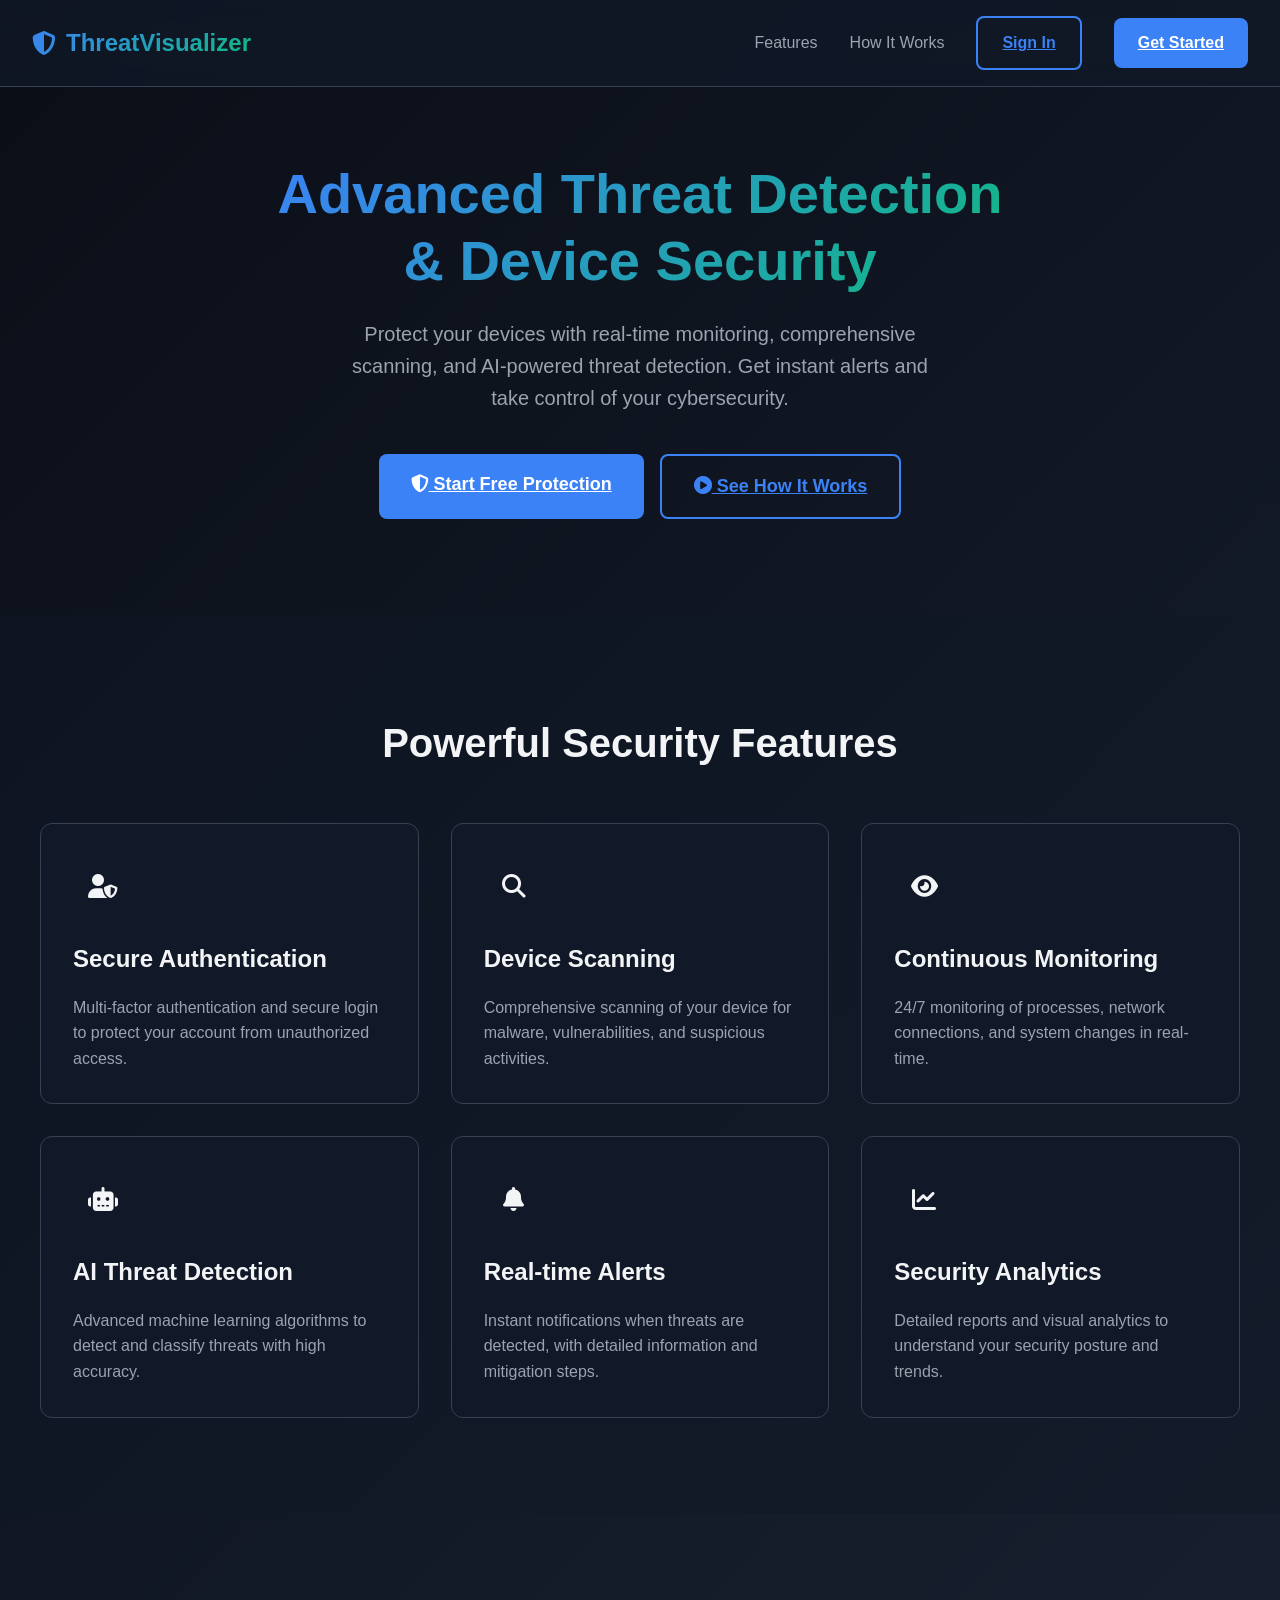
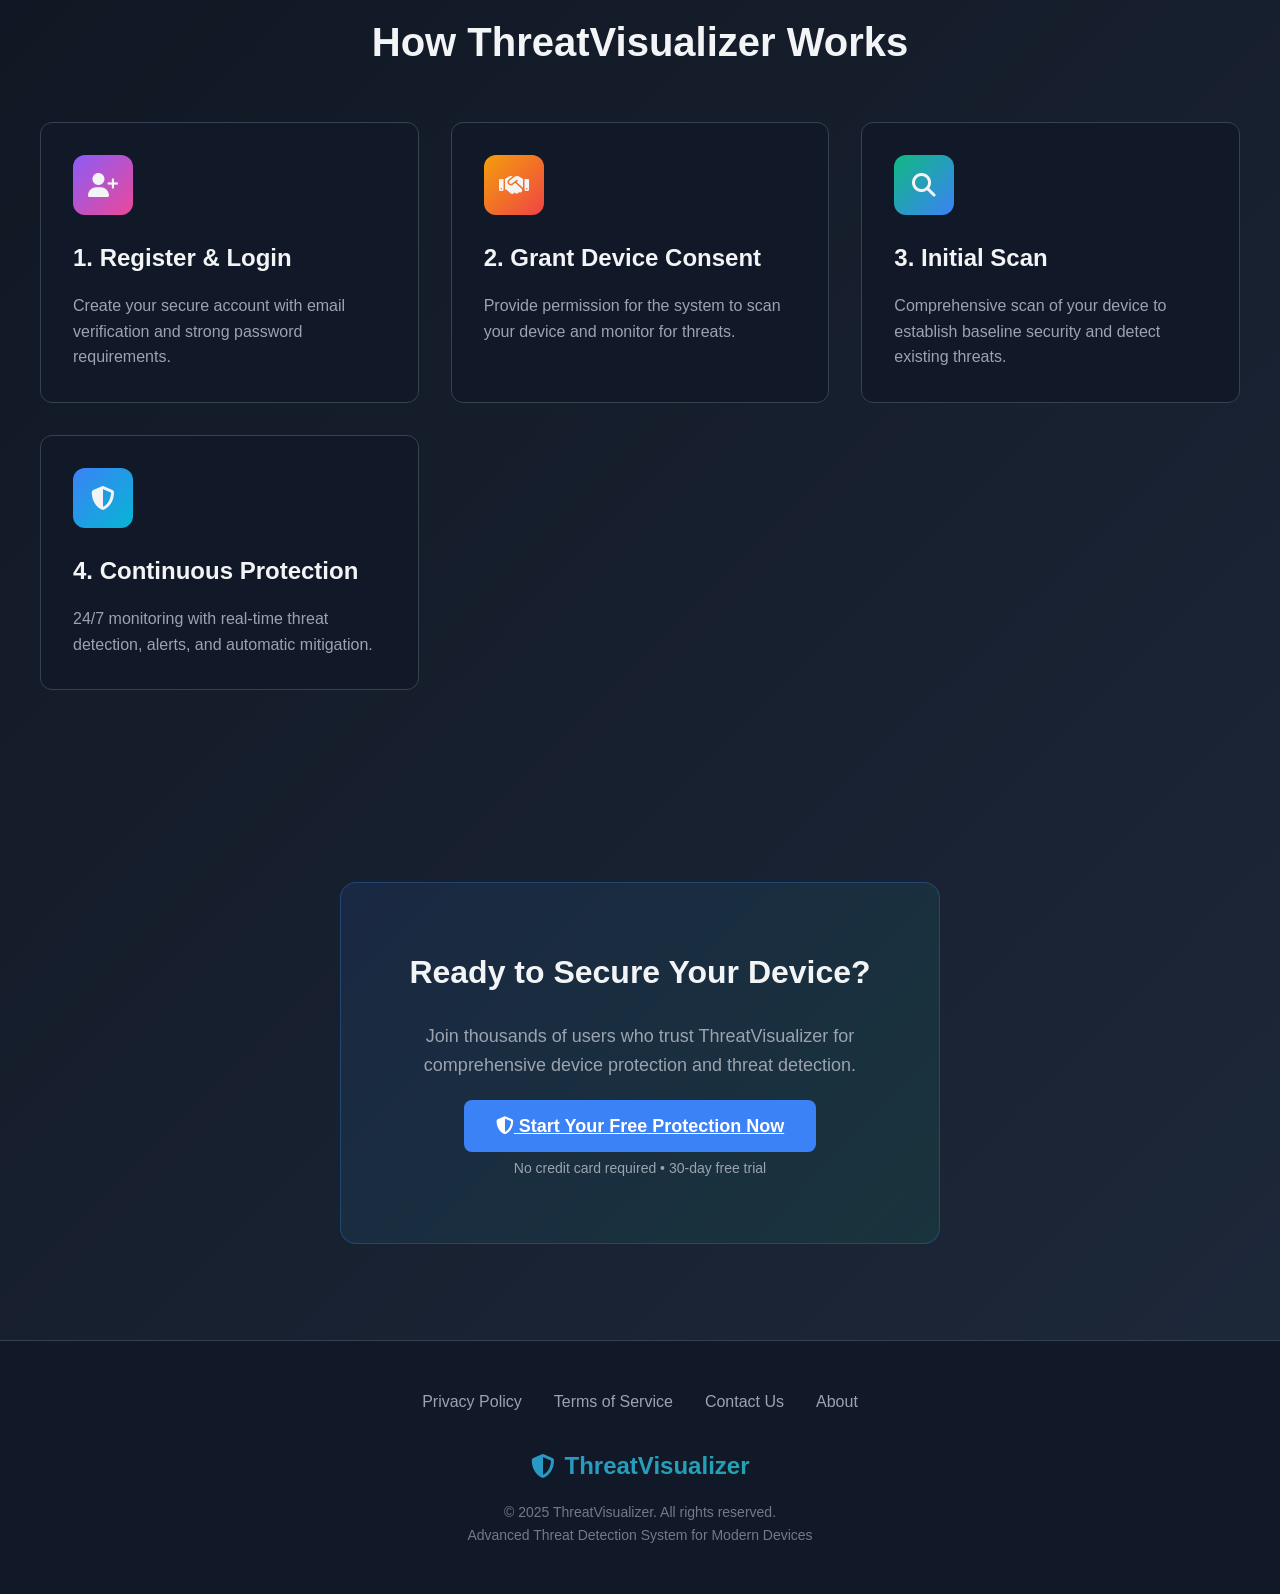
<file: VisualThreatDashboard/templates/index.html>
<!doctype html>
<html lang="en">
  <head>
    <meta charset="UTF-8" />
    <meta name="viewport" content="width=device-width, initial-scale=1.0" />
    <title>ThreatVisualizer - Home</title>
    <link
      rel="stylesheet"
      href="https://cdnjs.cloudflare.com/ajax/libs/font-awesome/6.4.0/css/all.min.css"
    />
    <style>
      :root {
        --bg-dark: #0a0e17;
        --bg-panel: #111827;
        --bg-secondary: #1f2937;
        --text-main: #f3f4f6;
        --text-muted: #9ca3af;
        --accent-blue: #3b82f6;
        --accent-red: #ef4444;
        --accent-green: #10b981;
        --accent-orange: #f59e0b;
        --border: #374151;
        --shadow: 0 4px 6px -1px rgba(0, 0, 0, 0.5);
      }

      * {
        margin: 0;
        padding: 0;
        box-sizing: border-box;
        font-family:
          "Inter",
          -apple-system,
          BlinkMacSystemFont,
          "Segoe UI",
          sans-serif;
      }

      body {
        background: linear-gradient(135deg, var(--bg-dark), #1e293b);
        color: var(--text-main);
        min-height: 100vh;
        line-height: 1.6;
      }

      .navbar {
        background-color: rgba(17, 24, 39, 0.8);
        backdrop-filter: blur(10px);
        border-bottom: 1px solid var(--border);
        padding: 1rem 2rem;
        position: fixed;
        width: 100%;
        top: 0;
        z-index: 1000;
        display: flex;
        justify-content: space-between;
        align-items: center;
      }

      .logo {
        display: flex;
        align-items: center;
        gap: 10px;
        font-size: 1.5rem;
        font-weight: 700;
        background: linear-gradient(
          135deg,
          var(--accent-blue),
          var(--accent-green)
        );
        -webkit-background-clip: text;
        -webkit-text-fill-color: transparent;
      }

      .nav-links {
        display: flex;
        gap: 2rem;
        align-items: center;
      }

      .nav-link {
        color: var(--text-muted);
        text-decoration: none;
        font-weight: 500;
        transition: color 0.3s ease;
      }

      .nav-link:hover {
        color: var(--accent-blue);
      }

      .btn {
        padding: 0.75rem 1.5rem;
        border-radius: 8px;
        border: none;
        cursor: pointer;
        font-weight: 600;
        font-size: 1rem;
        transition: all 0.3s ease;
      }

      .btn-primary {
        background-color: var(--accent-blue);
        color: white;
      }

      .btn-primary:hover {
        background-color: #2563eb;
        transform: translateY(-2px);
      }

      .btn-outline {
        background-color: transparent;
        border: 2px solid var(--accent-blue);
        color: var(--accent-blue);
      }

      .btn-outline:hover {
        background-color: rgba(59, 130, 246, 0.1);
      }

      .hero {
        padding: 10rem 2rem 6rem;
        text-align: center;
        max-width: 800px;
        margin: 0 auto;
      }

      .hero h1 {
        font-size: 3.5rem;
        font-weight: 800;
        margin-bottom: 1.5rem;
        background: linear-gradient(
          135deg,
          var(--accent-blue),
          var(--accent-green)
        );
        -webkit-background-clip: text;
        -webkit-text-fill-color: transparent;
        line-height: 1.2;
      }

      .hero p {
        font-size: 1.25rem;
        color: var(--text-muted);
        margin-bottom: 2.5rem;
        max-width: 600px;
        margin-left: auto;
        margin-right: auto;
      }

      .features {
        padding: 6rem 2rem;
        background-color: rgba(17, 24, 39, 0.5);
      }

      .section-title {
        text-align: center;
        font-size: 2.5rem;
        font-weight: 700;
        margin-bottom: 3rem;
        color: var(--text-main);
      }

      .features-grid {
        display: grid;
        grid-template-columns: repeat(auto-fit, minmax(300px, 1fr));
        gap: 2rem;
        max-width: 1200px;
        margin: 0 auto;
      }

      .feature-card {
        background-color: var(--bg-panel);
        border-radius: 12px;
        padding: 2rem;
        border: 1px solid var(--border);
        transition: all 0.3s ease;
      }

      .feature-card:hover {
        transform: translateY(-5px);
        border-color: var(--accent-blue);
        box-shadow: var(--shadow);
      }

      .feature-icon {
        width: 60px;
        height: 60px;
        border-radius: 12px;
        background: linear-gradient(
          135deg,
          var(--accent-blue),
          var(--accent-cyan)
        );
        display: flex;
        align-items: center;
        justify-content: center;
        margin-bottom: 1.5rem;
        font-size: 1.5rem;
      }

      .feature-title {
        font-size: 1.5rem;
        font-weight: 600;
        margin-bottom: 1rem;
        color: var(--text-main);
      }

      .feature-desc {
        color: var(--text-muted);
        line-height: 1.6;
      }

      .cta {
        padding: 6rem 2rem;
        text-align: center;
      }

      .cta-box {
        background: linear-gradient(
          135deg,
          rgba(59, 130, 246, 0.1),
          rgba(16, 185, 129, 0.1)
        );
        border-radius: 16px;
        padding: 4rem 2rem;
        max-width: 600px;
        margin: 0 auto;
        border: 1px solid rgba(59, 130, 246, 0.3);
      }

      .cta-title {
        font-size: 2rem;
        font-weight: 700;
        margin-bottom: 1.5rem;
        color: var(--text-main);
      }

      .cta-text {
        color: var(--text-muted);
        margin-bottom: 2rem;
        font-size: 1.125rem;
      }

      .footer {
        background-color: var(--bg-panel);
        border-top: 1px solid var(--border);
        padding: 3rem 2rem;
        text-align: center;
        color: var(--text-muted);
      }

      .footer-links {
        display: flex;
        justify-content: center;
        gap: 2rem;
        margin-bottom: 2rem;
      }

      .footer-link {
        color: var(--text-muted);
        text-decoration: none;
        transition: color 0.3s ease;
      }

      .footer-link:hover {
        color: var(--accent-blue);
      }

      .copyright {
        font-size: 0.875rem;
        opacity: 0.7;
      }

      @media (max-width: 768px) {
        .hero h1 {
          font-size: 2.5rem;
        }

        .nav-links {
          display: none;
        }

        .hero {
          padding: 8rem 1rem 4rem;
        }
      }
    </style>
  </head>
  <body>
    <!-- Navigation -->
    <nav class="navbar">
      <div class="logo">
        <i class="fas fa-shield-alt"></i>
        <span>ThreatVisualizer</span>
      </div>
      <div class="nav-links">
        <a href="#features" class="nav-link">Features</a>
        <a href="#how-it-works" class="nav-link">How It Works</a>
        <a href="/login" class="btn btn-outline">Sign In</a>
        <a href="/register" class="btn btn-primary">Get Started</a>
      </div>
    </nav>

    <!-- Hero Section -->
    <section class="hero">
      <h1>Advanced Threat Detection & Device Security</h1>
      <p>
        Protect your devices with real-time monitoring, comprehensive scanning,
        and AI-powered threat detection. Get instant alerts and take control of
        your cybersecurity.
      </p>
      <div
        style="
          display: flex;
          gap: 1rem;
          justify-content: center;
          margin-top: 2rem;
        "
      >
        <a
          href="/register"
          class="btn btn-primary"
          style="font-size: 1.125rem; padding: 1rem 2rem"
        >
          <i class="fas fa-shield-alt"></i> Start Free Protection
        </a>
        <a
          href="#features"
          class="btn btn-outline"
          style="font-size: 1.125rem; padding: 1rem 2rem"
        >
          <i class="fas fa-play-circle"></i> See How It Works
        </a>
      </div>
    </section>

    <!-- Features Section -->
    <section class="features" id="features">
      <h2 class="section-title">Powerful Security Features</h2>
      <div class="features-grid">
        <div class="feature-card">
          <div class="feature-icon">
            <i class="fas fa-user-shield"></i>
          </div>
          <h3 class="feature-title">Secure Authentication</h3>
          <p class="feature-desc">
            Multi-factor authentication and secure login to protect your account
            from unauthorized access.
          </p>
        </div>

        <div class="feature-card">
          <div class="feature-icon">
            <i class="fas fa-search"></i>
          </div>
          <h3 class="feature-title">Device Scanning</h3>
          <p class="feature-desc">
            Comprehensive scanning of your device for malware, vulnerabilities,
            and suspicious activities.
          </p>
        </div>

        <div class="feature-card">
          <div class="feature-icon">
            <i class="fas fa-eye"></i>
          </div>
          <h3 class="feature-title">Continuous Monitoring</h3>
          <p class="feature-desc">
            24/7 monitoring of processes, network connections, and system
            changes in real-time.
          </p>
        </div>

        <div class="feature-card">
          <div class="feature-icon">
            <i class="fas fa-robot"></i>
          </div>
          <h3 class="feature-title">AI Threat Detection</h3>
          <p class="feature-desc">
            Advanced machine learning algorithms to detect and classify threats
            with high accuracy.
          </p>
        </div>

        <div class="feature-card">
          <div class="feature-icon">
            <i class="fas fa-bell"></i>
          </div>
          <h3 class="feature-title">Real-time Alerts</h3>
          <p class="feature-desc">
            Instant notifications when threats are detected, with detailed
            information and mitigation steps.
          </p>
        </div>

        <div class="feature-card">
          <div class="feature-icon">
            <i class="fas fa-chart-line"></i>
          </div>
          <h3 class="feature-title">Security Analytics</h3>
          <p class="feature-desc">
            Detailed reports and visual analytics to understand your security
            posture and trends.
          </p>
        </div>
      </div>
    </section>

    <!-- How It Works Section -->
    <section class="features" id="how-it-works" style="background: transparent">
      <h2 class="section-title">How ThreatVisualizer Works</h2>
      <div class="features-grid">
        <div class="feature-card">
          <div
            class="feature-icon"
            style="background: linear-gradient(135deg, #8b5cf6, #ec4899)"
          >
            <i class="fas fa-user-plus"></i>
          </div>
          <h3 class="feature-title">1. Register & Login</h3>
          <p class="feature-desc">
            Create your secure account with email verification and strong
            password requirements.
          </p>
        </div>

        <div class="feature-card">
          <div
            class="feature-icon"
            style="background: linear-gradient(135deg, #f59e0b, #ef4444)"
          >
            <i class="fas fa-handshake"></i>
          </div>
          <h3 class="feature-title">2. Grant Device Consent</h3>
          <p class="feature-desc">
            Provide permission for the system to scan your device and monitor
            for threats.
          </p>
        </div>

        <div class="feature-card">
          <div
            class="feature-icon"
            style="background: linear-gradient(135deg, #10b981, #3b82f6)"
          >
            <i class="fas fa-search"></i>
          </div>
          <h3 class="feature-title">3. Initial Scan</h3>
          <p class="feature-desc">
            Comprehensive scan of your device to establish baseline security and
            detect existing threats.
          </p>
        </div>

        <div class="feature-card">
          <div
            class="feature-icon"
            style="background: linear-gradient(135deg, #3b82f6, #06b6d4)"
          >
            <i class="fas fa-shield-alt"></i>
          </div>
          <h3 class="feature-title">4. Continuous Protection</h3>
          <p class="feature-desc">
            24/7 monitoring with real-time threat detection, alerts, and
            automatic mitigation.
          </p>
        </div>
      </div>
    </section>

    <!-- CTA Section -->
    <section class="cta">
      <div class="cta-box">
        <h2 class="cta-title">Ready to Secure Your Device?</h2>
        <p class="cta-text">
          Join thousands of users who trust ThreatVisualizer for comprehensive
          device protection and threat detection.
        </p>
        <a
          href="/register"
          class="btn btn-primary"
          style="font-size: 1.125rem; padding: 1rem 2rem"
        >
          <i class="fas fa-shield-alt"></i> Start Your Free Protection Now
        </a>
        <p
          style="
            margin-top: 1rem;
            font-size: 0.875rem;
            color: var(--text-muted);
          "
        >
          No credit card required • 30-day free trial
        </p>
      </div>
    </section>

    <!-- Footer -->
    <footer class="footer">
      <div class="footer-links">
        <a href="/privacy" class="footer-link">Privacy Policy</a>
        <a href="/terms" class="footer-link">Terms of Service</a>
        <a href="/contact" class="footer-link">Contact Us</a>
        <a href="/about" class="footer-link">About</a>
      </div>
      <div class="logo" style="justify-content: center; margin-bottom: 1rem">
        <i class="fas fa-shield-alt"></i>
        <span>ThreatVisualizer</span>
      </div>
      <p class="copyright">
        © 2025 ThreatVisualizer. All rights reserved.<br />
        Advanced Threat Detection System for Modern Devices
      </p>
    </footer>

    <script>
      // Smooth scrolling for anchor links
      document.querySelectorAll('a[href^="#"]').forEach((anchor) => {
        anchor.addEventListener("click", function (e) {
          e.preventDefault();
          const targetId = this.getAttribute("href");
          if (targetId === "#") return;

          const targetElement = document.querySelector(targetId);
          if (targetElement) {
            window.scrollTo({
              top: targetElement.offsetTop - 80,
              behavior: "smooth",
            });
          }
        });
      });
    </script>
  </body>
</html>
</file>
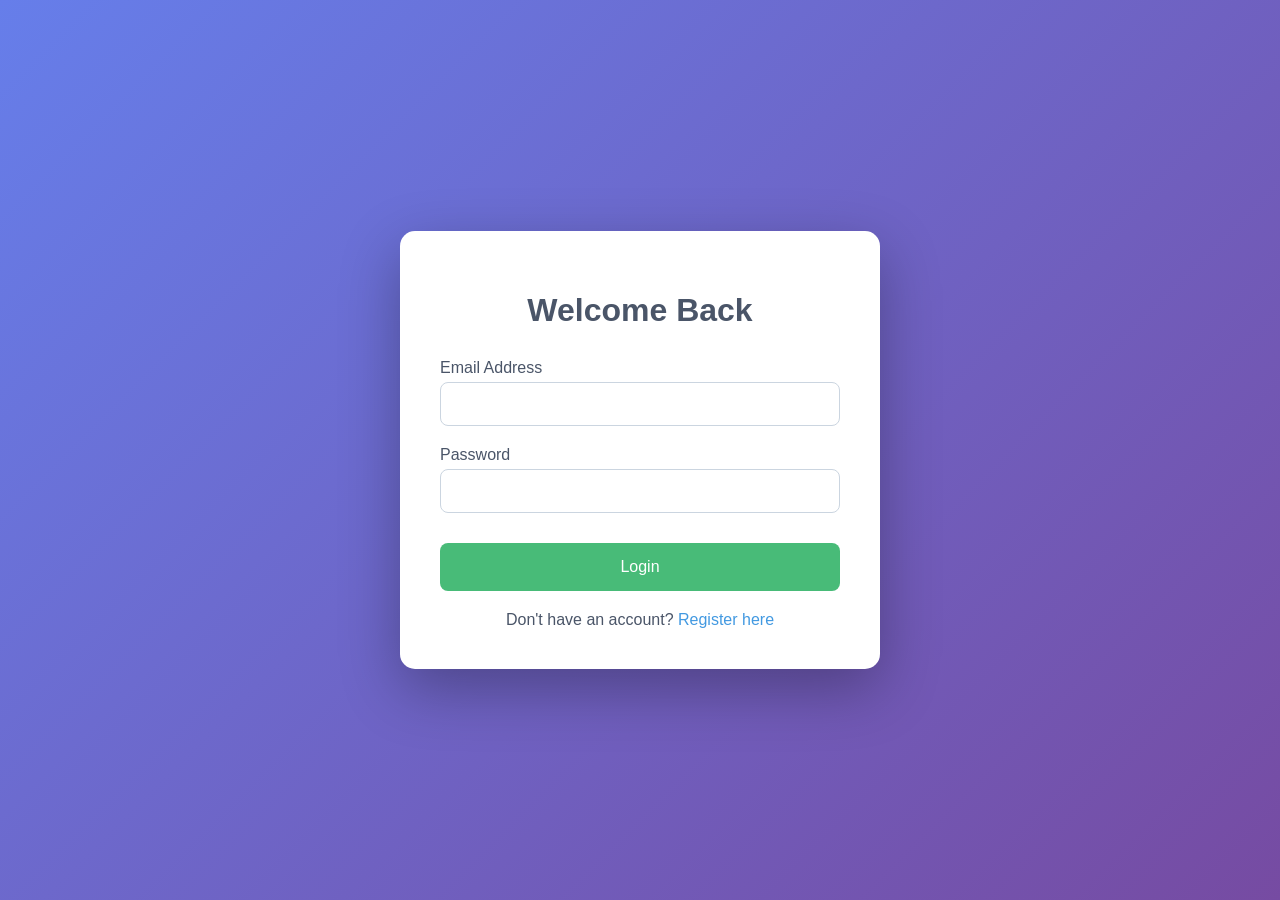
<file: VisualThreatDashboard/templates/login.html>
<!doctype html>
<html lang="en">
  <head>
    <meta charset="UTF-8" />
    <meta name="viewport" content="width=device-width, initial-scale=1.0" />
    <title>Login - Visual Threat Dashboard</title>
    <style>
      body {
        font-family: "Segoe UI", Tahoma, Geneva, Verdana, sans-serif;
        margin: 0;
        padding: 0;
        background: linear-gradient(135deg, #667eea 0%, #764ba2 100%);
        min-height: 100vh;
        display: flex;
        justify-content: center;
        align-items: center;
      }
      .container {
        background: white;
        border-radius: 15px;
        padding: 40px;
        box-shadow: 0 20px 60px rgba(0, 0, 0, 0.3);
        width: 100%;
        max-width: 400px;
      }
      h1 {
        color: #4a5568;
        text-align: center;
        margin-bottom: 30px;
      }
      .form-group {
        margin-bottom: 20px;
      }
      label {
        display: block;
        margin-bottom: 5px;
        color: #4a5568;
        font-weight: 500;
      }
      input {
        width: 100%;
        padding: 12px;
        border: 1px solid #cbd5e0;
        border-radius: 8px;
        font-size: 16px;
        box-sizing: border-box;
      }
      input:focus {
        outline: none;
        border-color: #4299e1;
        box-shadow: 0 0 0 3px rgba(66, 153, 225, 0.1);
      }
      .btn {
        width: 100%;
        background: #48bb78;
        color: white;
        border: none;
        padding: 15px;
        border-radius: 8px;
        font-size: 16px;
        cursor: pointer;
        transition: background 0.3s;
        margin-top: 10px;
      }
      .btn:hover {
        background: #38a169;
      }
      .register-link {
        text-align: center;
        margin-top: 20px;
        color: #4a5568;
      }
      .register-link a {
        color: #4299e1;
        text-decoration: none;
      }
      .error {
        color: #e53e3e;
        background: #fed7d7;
        padding: 10px;
        border-radius: 5px;
        margin-bottom: 20px;
        display: none;
      }
      .success {
        color: #38a169;
        background: #c6f6d5;
        padding: 10px;
        border-radius: 5px;
        margin-bottom: 20px;
        display: none;
      }
    </style>
  </head>
  <body>
    <div class="container">
      <h1>Welcome Back</h1>

      <div id="message" class="error"></div>

      <form id="loginForm">
        <div class="form-group">
          <label for="email">Email Address</label>
          <input type="email" id="email" name="email" required />
        </div>

        <div class="form-group">
          <label for="password">Password</label>
          <input type="password" id="password" name="password" required />
        </div>

        <button type="submit" class="btn">Login</button>
      </form>

      <div class="register-link">
        Don't have an account? <a href="/register">Register here</a>
      </div>
    </div>

    <script>
      document
        .getElementById("loginForm")
        .addEventListener("submit", function (e) {
          e.preventDefault();

          const messageDiv = document.getElementById("message");
          messageDiv.innerHTML = "";
          messageDiv.className = "error";
          messageDiv.style.display = "none";

          const email = document.getElementById("email").value;
          const password = document.getElementById("password").value;

          // Show loading
          const submitBtn = document.querySelector(".btn");
          const originalText = submitBtn.innerHTML;
          submitBtn.innerHTML = "Logging in...";
          submitBtn.disabled = true;

          // Send login request
          fetch("/login", {
            method: "POST",
            headers: {
              "Content-Type": "application/json",
            },
            body: JSON.stringify({ email, password }),
          })
            .then((response) => response.json())
            .then((data) => {
              console.log("Login response:", data);

              if (data.success) {
                messageDiv.innerHTML = "✅ Login successful! Redirecting...";
                messageDiv.className = "success";
                messageDiv.style.display = "block";

                // Redirect to dashboard
                setTimeout(() => {
                  window.location.href = data.redirect || "/dashboard";
                }, 1000);
              } else {
                messageDiv.innerHTML = "❌ " + data.message;
                messageDiv.className = "error";
                messageDiv.style.display = "block";
                submitBtn.innerHTML = originalText;
                submitBtn.disabled = false;
              }
            })
            .catch((error) => {
              console.error("Login error:", error);
              messageDiv.innerHTML = "❌ Login failed. Please try again.";
              messageDiv.className = "error";
              messageDiv.style.display = "block";
              submitBtn.innerHTML = originalText;
              submitBtn.disabled = false;
            });
        });
    </script>
  </body>
</html>
</file>
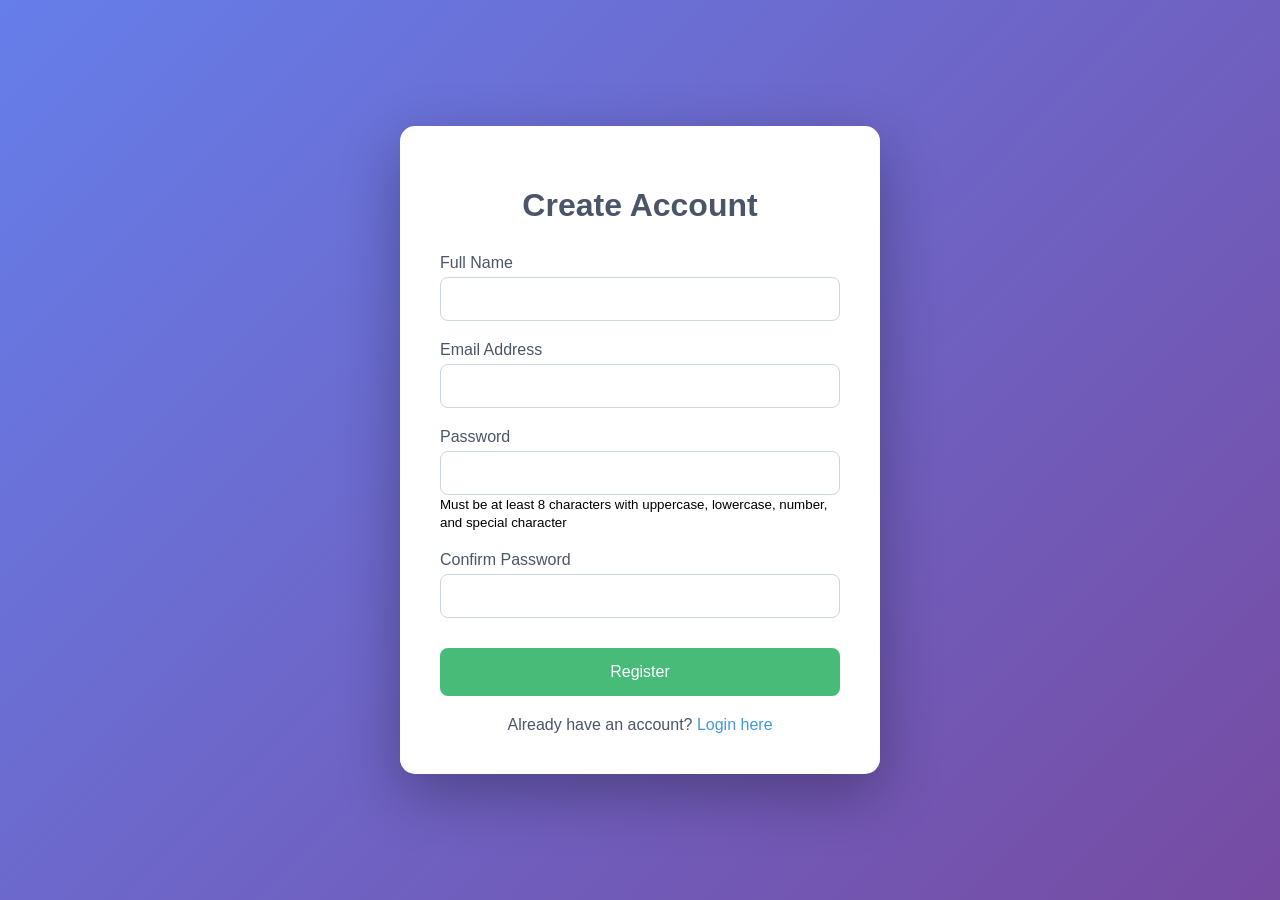
<file: VisualThreatDashboard/templates/register.html>
<!doctype html>
<html lang="en">
  <head>
    <meta charset="UTF-8" />
    <meta name="viewport" content="width=device-width, initial-scale=1.0" />
    <title>Register - Visual Threat Dashboard</title>
    <style>
      body {
        font-family: "Segoe UI", Tahoma, Geneva, Verdana, sans-serif;
        margin: 0;
        padding: 0;
        background: linear-gradient(135deg, #667eea 0%, #764ba2 100%);
        min-height: 100vh;
        display: flex;
        justify-content: center;
        align-items: center;
      }
      .container {
        background: white;
        border-radius: 15px;
        padding: 40px;
        box-shadow: 0 20px 60px rgba(0, 0, 0, 0.3);
        width: 100%;
        max-width: 400px;
      }
      h1 {
        color: #4a5568;
        text-align: center;
        margin-bottom: 30px;
      }
      .form-group {
        margin-bottom: 20px;
      }
      label {
        display: block;
        margin-bottom: 5px;
        color: #4a5568;
        font-weight: 500;
      }
      input {
        width: 100%;
        padding: 12px;
        border: 1px solid #cbd5e0;
        border-radius: 8px;
        font-size: 16px;
        box-sizing: border-box;
      }
      input:focus {
        outline: none;
        border-color: #4299e1;
        box-shadow: 0 0 0 3px rgba(66, 153, 225, 0.1);
      }
      .btn {
        width: 100%;
        background: #4299e1;
        color: white;
        border: none;
        padding: 15px;
        border-radius: 8px;
        font-size: 16px;
        cursor: pointer;
        transition: background 0.3s;
        margin-top: 10px;
      }
      .btn:hover {
        background: #3182ce;
      }
      .btn-register {
        background: #48bb78;
      }
      .btn-register:hover {
        background: #38a169;
      }
      .login-link {
        text-align: center;
        margin-top: 20px;
        color: #4a5568;
      }
      .login-link a {
        color: #4299e1;
        text-decoration: none;
      }
      .error {
        color: #e53e3e;
        margin-top: 5px;
        font-size: 14px;
      }
      .success {
        color: #38a169;
        margin-top: 5px;
        font-size: 14px;
      }
    </style>
  </head>
  <body>
    <div class="container">
      <h1>Create Account</h1>

      <div id="message"></div>

      <form id="registerForm">
        <div class="form-group">
          <label for="name">Full Name</label>
          <input type="text" id="name" name="name" required />
        </div>

        <div class="form-group">
          <label for="email">Email Address</label>
          <input type="email" id="email" name="email" required />
        </div>

        <div class="form-group">
          <label for="password">Password</label>
          <input type="password" id="password" name="password" required />
          <small
            >Must be at least 8 characters with uppercase, lowercase, number,
            and special character</small
          >
        </div>

        <div class="form-group">
          <label for="confirm_password">Confirm Password</label>
          <input
            type="password"
            id="confirm_password"
            name="confirm_password"
            required
          />
        </div>

        <button type="submit" class="btn btn-register">Register</button>
      </form>

      <div class="login-link">
        Already have an account? <a href="/login">Login here</a>
      </div>
    </div>

    <script>
      document
        .getElementById("registerForm")
        .addEventListener("submit", function (e) {
          e.preventDefault();

          const messageDiv = document.getElementById("message");
          messageDiv.innerHTML = "";
          messageDiv.className = "";

          const formData = {
            name: document.getElementById("name").value,
            email: document.getElementById("email").value,
            password: document.getElementById("password").value,
            confirm_password: document.getElementById("confirm_password").value,
          };

          fetch("/register", {
            method: "POST",
            headers: {
              "Content-Type": "application/json",
            },
            body: JSON.stringify(formData),
          })
            .then((response) => response.json())
            .then((data) => {
              if (data.success) {
                messageDiv.innerHTML =
                  "✅ " + data.message + " Redirecting to login...";
                messageDiv.className = "success";
                setTimeout(() => {
                  window.location.href = "/login";
                }, 2000);
              } else {
                messageDiv.innerHTML = "❌ " + data.message;
                messageDiv.className = "error";
              }
            })
            .catch((error) => {
              messageDiv.innerHTML =
                "❌ Registration failed. Please try again.";
              messageDiv.className = "error";
              console.error("Error:", error);
            });
        });
    </script>
  </body>
</html>
</file>
